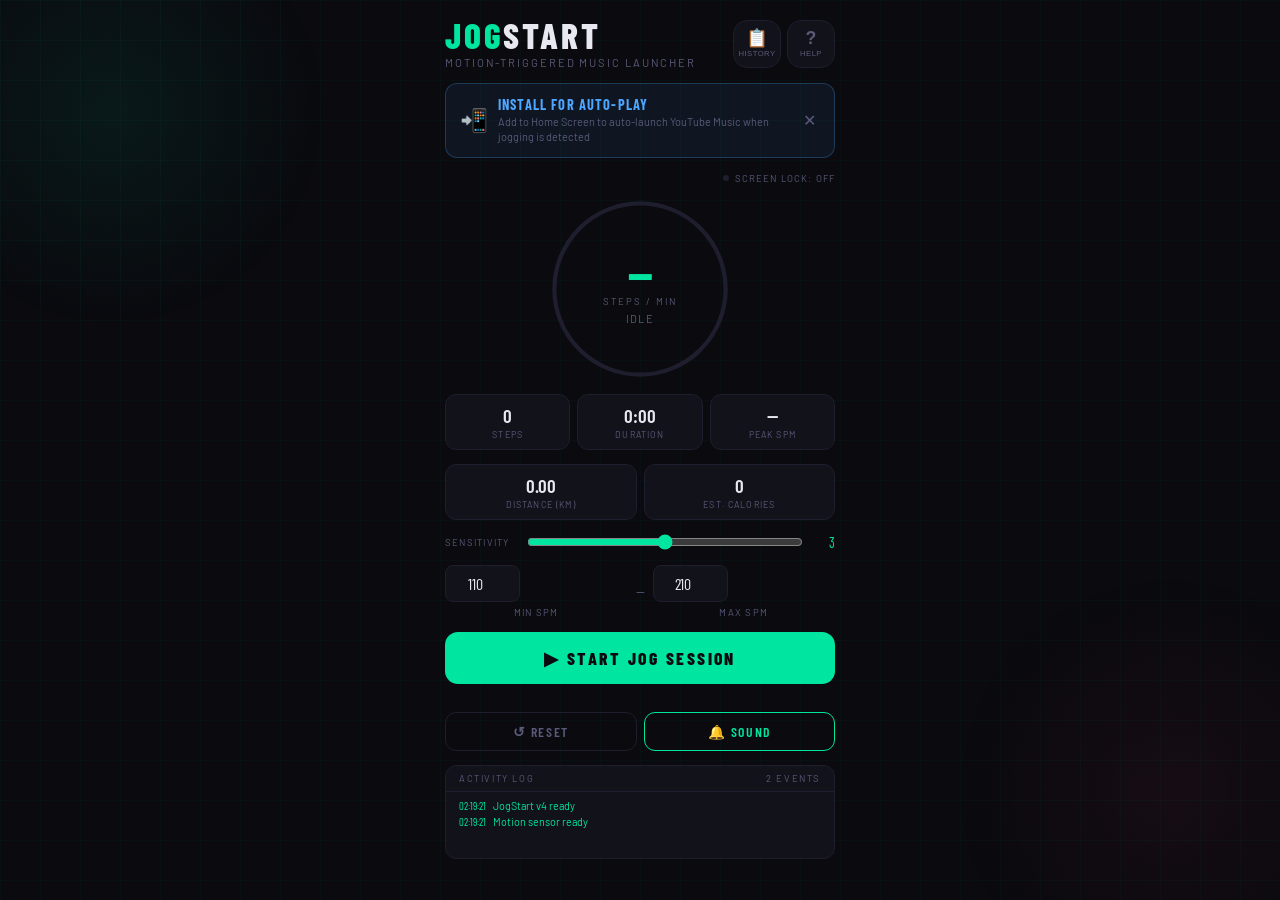
<file: index.html>
<!DOCTYPE html>
<html lang="en">
<head>
  <meta charset="UTF-8">
  <!--
    viewport-fit=cover is REQUIRED for env(safe-area-inset-*) to work.
    Without it, the browser clips content to a "safe" rectangle and the
    CSS variables return 0 — so the status bar overlap would persist.
  -->
  <meta name="viewport" content="width=device-width, initial-scale=1.0, user-scalable=no, viewport-fit=cover">
  <meta name="apple-mobile-web-app-capable" content="yes">
  <meta name="mobile-web-app-capable" content="yes">
  <meta name="apple-mobile-web-app-status-bar-style" content="black-translucent">
  <meta name="theme-color" content="#0a0a0f">
  <link rel="manifest" href="manifest.json">
  <title>JogStart</title>
  <link href="https://fonts.googleapis.com/css2?family=Barlow+Condensed:wght@300;400;600;800&family=Barlow:wght@300;400&display=swap" rel="stylesheet">
  <link rel="stylesheet" href="style.css">
</head>
<body>

<!-- Background decoration -->
<div class="glow t"></div>
<div class="glow b"></div>

<!-- ── Permission overlay (iOS 13+ only) ── -->
<div class="overlay" id="permOverlay">
  <div class="ov-icon">📱</div>
  <h2>Motion Access Needed</h2>
  <p>JogStart needs your accelerometer to detect jogging.<br>Tap below to grant permission (iOS 13+ only).</p>
  <button class="btn" id="permBtn" style="max-width:260px">Grant Permission</button>
  <p style="font-size:.68rem;color:var(--muted)">Android grants automatically — tap to continue.</p>
</div>

<!-- ── Help sheet ── -->
<div class="sheet" id="helpSheet">
  <div class="sh-hdr">
    <span class="sh-title">How to use</span>
    <button class="sh-close" id="closeHelp">✕</button>
  </div>

  <div class="hs">
    <h3>🚀 Quick Start</h3>
    <div class="hstep"><span class="hstep-n">1</span><span class="hstep-t">Open in Chrome. Tap <b>⋮ → Add to Home Screen</b> to install as a PWA — unlocks <b style="color:var(--accent)">full auto-play</b>.</span></div>
    <div class="hstep"><span class="hstep-n">2</span><span class="hstep-t">Relaunch from the home screen icon. The green <b>"Native app"</b> badge confirms auto-play is active.</span></div>
    <div class="hstep"><span class="hstep-n">3</span><span class="hstep-t">Tap <b>▶ Start Jog Session</b>. Screen stays on, timer starts, motion detection arms.</span></div>
    <div class="hstep"><span class="hstep-n">4</span><span class="hstep-t">Start running. Ring turns <b>green</b> at jog cadence. After ~4 seconds, a beep fires and YouTube Music starts automatically.</span></div>
    <div class="hstep"><span class="hstep-n">5</span><span class="hstep-t">Tap <b>■ Stop</b> when done. Session saves to history.</span></div>
  </div>

  <hr class="hdiv">

  <div class="hs">
    <h3>🎵 Auto-play: browser vs installed</h3>
    <p>In <b style="color:var(--text)">browser mode</b>, Chrome blocks auto-launching apps — tap the green banner. In <b style="color:var(--accent)">APK / installed PWA mode</b>, YouTube Music opens and starts playing automatically.</p>
  </div>

  <hr class="hdiv">

  <div class="hs">
    <h3>⚙️ Sensitivity</h3>
    <ul>
      <li><b style="color:var(--text)">1–2 Low:</b> Strong impact — loose in pocket</li>
      <li><b style="color:var(--text)">3 Medium:</b> Default — armband or hand</li>
      <li><b style="color:var(--text)">4–5 High:</b> Very sensitive — may false-trigger walking</li>
    </ul>
  </div>

  <hr class="hdiv">

  <div class="hs">
    <h3>💡 Tips</h3>
    <div class="tip"><p>Hold the phone or use an armband. Loose in a bag reduces accuracy.</p></div>
    <div class="tip"><p>Ring colour: <b style="color:var(--warn)">yellow</b> = walking · <b style="color:var(--accent)">green</b> = jogging · <b style="color:var(--accent2)">red</b> = sprinting</p></div>
    <div class="tip"><p>Set a custom cadence range if you run slower or faster than 110–210 spm.</p></div>
  </div>
</div>

<!-- ── History sheet ── -->
<div class="sheet" id="histSheet">
  <div class="sh-hdr">
    <span class="sh-title">Session History</span>
    <button class="sh-close" id="closeHist">✕</button>
  </div>
  <div id="histList"></div>
  <button class="hist-clear" id="clearHist">🗑 Clear All History</button>
</div>

<!-- ══════════════════════════════════════════════════════════
     MAIN APP
     ══════════════════════════════════════════════════════════ -->
<div class="wrap">

  <!-- Header -->
  <div class="hdr">
    <div class="hdr-left">
      <div class="logo">Jog<span>Start</span></div>
      <div class="tagline">Motion-triggered music launcher</div>
    </div>
    <div class="hdr-right">
      <button class="icon-btn" id="histBtn" title="Session history" aria-label="History">
        <span style="display:flex;flex-direction:column;align-items:center;gap:1px">
          <span style="font-size:1.1rem;line-height:1">📋</span>
          <span style="font-size:0.48rem;letter-spacing:.06em;text-transform:uppercase;color:var(--muted)">History</span>
        </span>
      </button>
      <button class="icon-btn" id="helpBtn" title="Help" aria-label="Help">
        <span style="display:flex;flex-direction:column;align-items:center;gap:1px">
          <span style="font-size:1.1rem;line-height:1;font-weight:700">?</span>
          <span style="font-size:0.48rem;letter-spacing:.06em;text-transform:uppercase;color:var(--muted)">Help</span>
        </span>
      </button>
    </div>
  </div>

  <!-- App/PWA mode badge -->
  <div class="pwa-badge" id="pwaBadge">
    <div class="pwa-dot"></div>
    <span>Running as app — auto-play enabled</span>
  </div>

  <!-- Install nudge (browser mode only) -->
  <div class="install-banner hidden" id="installBanner">
    <div class="install-banner-icon">📲</div>
    <div class="install-banner-text">
      <div class="install-banner-title">Install for auto-play</div>
      <div class="install-banner-sub">Add to Home Screen to auto-launch YouTube Music when jogging is detected</div>
    </div>
    <span class="install-banner-close" id="installClose">✕</span>
  </div>

  <!-- Wakelock indicator -->
  <div class="wl-row">
    <div class="wl-dot" id="wlDot"></div>
    <span id="wlLabel">Screen lock: off</span>
  </div>

  <!-- Cadence ring -->
  <div class="ring-wrap" id="ringWrap">
    <div class="pulse-ring"></div>
    <svg class="ring-svg" viewBox="0 0 170 170">
      <circle class="ring-bg" cx="85" cy="85" r="80"/>
      <circle class="ring-fill" id="ringFill" cx="85" cy="85" r="80"/>
    </svg>
    <div class="ring-inner">
      <div class="cval" id="cval">--</div>
      <div class="clbl">steps / min</div>
      <div class="stxt" id="stxt">Idle</div>
    </div>
  </div>

  <!-- Stats row 1 -->
  <div class="stats">
    <div class="sc"><div class="sv" id="stepCount">0</div><div class="sl">Steps</div></div>
    <div class="sc"><div class="sv" id="elapsed">0:00</div><div class="sl">Duration</div></div>
    <div class="sc"><div class="sv" id="peakSpm">--</div><div class="sl">Peak SPM</div></div>
  </div>

  <!-- Stats row 2 -->
  <div class="xstats">
    <div class="sc"><div class="sv" id="distVal">0.00</div><div class="sl">Distance (km)</div></div>
    <div class="sc"><div class="sv" id="calVal">0</div><div class="sl">Est. Calories</div></div>
  </div>

  <!-- Sensitivity -->
  <div class="srow">
    <span class="slbl">Sensitivity</span>
    <input type="range" id="sensSlider" min="1" max="5" value="3" step="1">
    <span class="sval" id="sensVal">3</span>
  </div>

  <!-- Cadence range -->
  <div style="width:100%">
    <div class="range-row">
      <div style="flex:1">
        <input type="number" class="range-inp" id="jogMin" value="110" min="60" max="200">
        <div class="range-lbl">Min SPM</div>
      </div>
      <span class="range-sep">—</span>
      <div style="flex:1">
        <input type="number" class="range-inp" id="jogMax" value="210" min="100" max="300">
        <div class="range-lbl">Max SPM</div>
      </div>
    </div>
  </div>

  <!-- Music query (APK mode only) -->
  <div style="width:100%;display:none" id="musicQueryRow">
    <input type="text" class="range-inp" id="musicQuery"
      placeholder="e.g. running music, energetic, hip hop…"
      style="width:100%;text-align:left;padding:8px 12px;font-size:0.82rem;letter-spacing:0">
    <div class="range-lbl" style="text-align:left;margin-top:4px">
      Music to play on jog detect (leave blank = last played)
    </div>
  </div>

  <!-- Main action button -->
  <button class="btn" id="mainBtn">▶ Start Jog Session</button>

  <!-- Music banner -->
  <button class="music-banner" id="musicBanner">
    🎵 Tap to Open YouTube Music
    <span class="msub" id="msub">Jogging detected — tap to play!</span>
  </button>

  <!-- Secondary actions -->
  <div class="brow">
    <button class="sbtn" id="resetBtn">↺ Reset</button>
    <button class="sbtn active-toggle" id="soundBtn">🔔 Sound</button>
  </div>

  <!-- Activity log -->
  <div class="log-wrap">
    <div class="log-hd"><span>Activity Log</span><span id="logCount">0 events</span></div>
    <div class="log-bd" id="logBd"></div>
  </div>

</div><!-- /wrap -->

<!-- Logic loaded last so DOM is ready -->
<script src="app.js"></script>

</body>
</html>
</file>
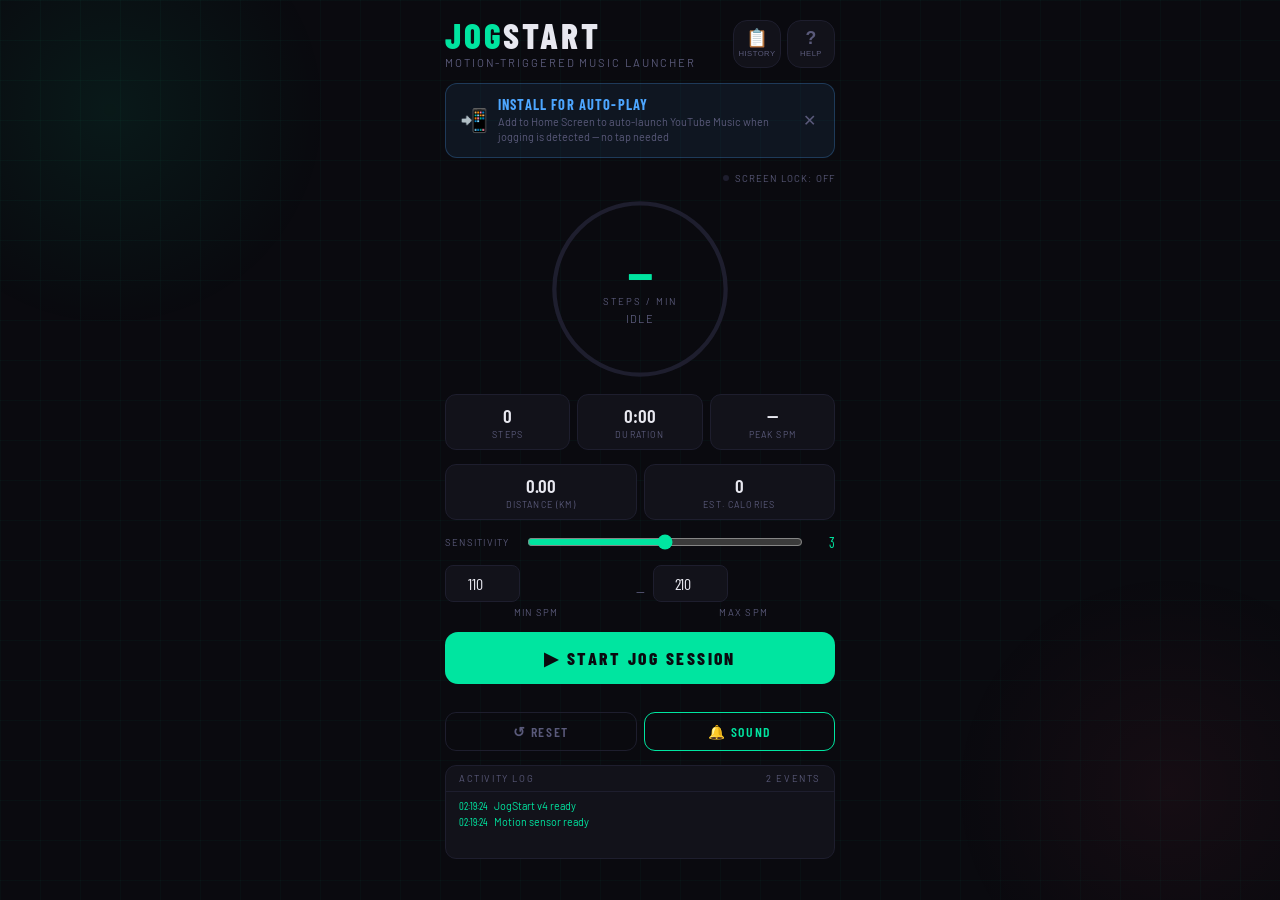
<file: jog-detector.html>
<!DOCTYPE html>
<html lang="en">
<head>
<meta charset="UTF-8">
<meta name="viewport" content="width=device-width, initial-scale=1.0, user-scalable=no">
<meta name="apple-mobile-web-app-capable" content="yes">
<meta name="mobile-web-app-capable" content="yes">
<meta name="apple-mobile-web-app-status-bar-style" content="black-translucent">
<meta name="theme-color" content="#0a0a0f">
<link rel="manifest" href="manifest.json">
<title>JogStart</title>
<link href="https://fonts.googleapis.com/css2?family=Barlow+Condensed:wght@300;400;600;800&family=Barlow:wght@300;400&display=swap" rel="stylesheet">
<style>
*,*::before,*::after{box-sizing:border-box;margin:0;padding:0}
:root{
  --bg:#0a0a0f;--surface:#12121a;--border:#1e1e2e;
  --accent:#00e5a0;--accent2:#ff4d6d;--text:#e8e8f0;
  --muted:#5a5a7a;--warn:#ffb830;--ytm:#1db954;--blue:#4da6ff;
}
html{height:100%}
body{
  min-height:100%;background:var(--bg);color:var(--text);
  font-family:'Barlow',sans-serif;
  display:flex;flex-direction:column;align-items:center;
  padding:18px 14px 36px;
  position:relative;overflow-x:hidden;overflow-y:auto;
  -webkit-tap-highlight-color:transparent;
}
body::before{
  content:'';position:fixed;inset:0;pointer-events:none;z-index:0;
  background-image:linear-gradient(rgba(0,229,160,0.03) 1px,transparent 1px),
    linear-gradient(90deg,rgba(0,229,160,0.03) 1px,transparent 1px);
  background-size:40px 40px;
}
.glow{position:fixed;width:440px;height:440px;border-radius:50%;pointer-events:none;z-index:0}
.glow.t{top:-110px;left:-110px;background:radial-gradient(circle,rgba(0,229,160,0.07) 0%,transparent 70%)}
.glow.b{bottom:-110px;right:-110px;background:radial-gradient(circle,rgba(255,77,109,0.05) 0%,transparent 70%)}

/* container */
.wrap{position:relative;z-index:1;width:100%;max-width:390px;display:flex;flex-direction:column;align-items:center;gap:14px}

/* header */
.hdr{width:100%;display:flex;align-items:flex-start;justify-content:space-between}
.hdr-left{}
.logo{font-family:'Barlow Condensed',sans-serif;font-weight:800;font-size:2.2rem;letter-spacing:.08em;text-transform:uppercase;color:var(--accent);line-height:1}
.logo span{color:var(--text)}
.tagline{font-size:.7rem;color:var(--muted);letter-spacing:.17em;text-transform:uppercase;margin-top:3px}
.hdr-right{display:flex;gap:6px;align-items:center;padding-top:2px}
/* 48×48 minimum touch target per Material guidelines */
.icon-btn{
  width:48px;height:48px;border-radius:14px;
  border:1px solid var(--border);background:var(--surface);color:var(--muted);
  font-size:1.1rem;cursor:pointer;display:flex;align-items:center;justify-content:center;
  transition:all .18s;touch-action:manipulation;flex-shrink:0;
  /* Extend tap area beyond visual boundary */
  -webkit-tap-highlight-color:transparent;
  position:relative;
}
.icon-btn:active{background:var(--border);color:var(--accent);border-color:var(--accent)}
.icon-btn:hover{border-color:var(--accent);color:var(--accent)}

/* wakelock row */
.wl-row{display:flex;align-items:center;gap:6px;align-self:flex-end;font-size:.6rem;letter-spacing:.12em;text-transform:uppercase;color:var(--muted)}
.wl-dot{width:6px;height:6px;border-radius:50%;background:var(--border);flex-shrink:0;transition:all .3s}
.wl-dot.on{background:var(--accent);box-shadow:0 0 5px var(--accent)}

/* standalone mode badge */
.pwa-badge{display:none;align-items:center;gap:6px;align-self:flex-start;
  background:rgba(0,229,160,0.1);border:1px solid rgba(0,229,160,0.25);
  border-radius:20px;padding:3px 10px;font-size:.6rem;letter-spacing:.12em;
  text-transform:uppercase;color:var(--accent)}
.pwa-badge.show{display:flex}
.pwa-dot{width:6px;height:6px;border-radius:50%;background:var(--accent);
  box-shadow:0 0 5px var(--accent)}

/* install banner — shown in browser mode only */
.install-banner{
  width:100%;padding:12px 14px;border-radius:12px;
  background:rgba(77,166,255,0.08);border:1px solid rgba(77,166,255,0.25);
  display:flex;align-items:center;gap:10px;cursor:pointer;
  touch-action:manipulation;transition:opacity .3s;
}
.install-banner.hidden{display:none}
.install-banner-icon{font-size:1.4rem;flex-shrink:0}
.install-banner-text{flex:1}
.install-banner-title{font-family:'Barlow Condensed',sans-serif;font-weight:700;
  font-size:.9rem;letter-spacing:.08em;text-transform:uppercase;color:var(--blue)}
.install-banner-sub{font-size:.68rem;color:var(--muted);margin-top:1px;line-height:1.4}
.install-banner-close{color:var(--muted);font-size:1rem;padding:4px;flex-shrink:0}

/* ring */
.ring-wrap{position:relative;width:182px;height:182px}
.ring-svg{width:100%;height:100%;transform:rotate(-90deg)}
.ring-bg{fill:none;stroke:var(--border);stroke-width:4}
.ring-fill{fill:none;stroke:var(--accent);stroke-width:4;stroke-linecap:round;stroke-dasharray:502;stroke-dashoffset:502;transition:stroke-dashoffset .4s ease,stroke .4s ease;filter:drop-shadow(0 0 6px var(--accent))}
.ring-inner{position:absolute;inset:0;display:flex;flex-direction:column;align-items:center;justify-content:center;gap:2px}
.cval{font-family:'Barlow Condensed',sans-serif;font-size:2.6rem;font-weight:800;line-height:1;color:var(--accent);transition:color .4s}
.clbl{font-size:.6rem;letter-spacing:.2em;text-transform:uppercase;color:var(--muted)}
.stxt{font-size:.68rem;letter-spacing:.1em;text-transform:uppercase;color:var(--muted);margin-top:3px}
@keyframes pr{0%{transform:scale(1);opacity:1}100%{transform:scale(1.25);opacity:0}}
.pulse-ring{position:absolute;inset:-8px;border-radius:50%;border:2px solid var(--accent);opacity:0;pointer-events:none}
.jog-active .pulse-ring{animation:pr 1.2s ease-out infinite}
@keyframes flash{0%{background:rgba(0,229,160,.11)}100%{background:transparent}}
.flash{animation:flash .18s ease}

/* stats */
.stats{display:grid;grid-template-columns:repeat(3,1fr);gap:7px;width:100%}
.sc{background:var(--surface);border:1px solid var(--border);border-radius:11px;padding:9px 5px;text-align:center}
.sv{font-family:'Barlow Condensed',sans-serif;font-weight:600;font-size:1.2rem;color:var(--text)}
.sl{font-size:.56rem;letter-spacing:.13em;text-transform:uppercase;color:var(--muted);margin-top:2px}

/* extended stats (dist + cal) */
.xstats{display:grid;grid-template-columns:1fr 1fr;gap:7px;width:100%}

/* slider */
.srow{width:100%;display:flex;align-items:center;gap:10px}
.slbl{font-size:.59rem;letter-spacing:.13em;text-transform:uppercase;color:var(--muted);white-space:nowrap;min-width:72px}
input[type=range]{flex:1;accent-color:var(--accent);cursor:pointer}
.sval{font-family:'Barlow Condensed',sans-serif;font-size:.88rem;color:var(--accent);min-width:22px;text-align:right}

/* main button */
.btn{width:100%;padding:15px;border-radius:13px;border:none;cursor:pointer;font-family:'Barlow Condensed',sans-serif;font-weight:800;font-size:1.1rem;letter-spacing:.14em;text-transform:uppercase;background:var(--accent);color:#0a0a0f;transition:all .18s;touch-action:manipulation}
.btn:active{transform:scale(.97)}
.btn.armed{background:var(--accent2);color:#fff}
.btn.jogging{background:transparent;color:var(--accent);border:2px solid var(--accent)}

/* music banner */
.music-banner{
  width:100%;border:none;cursor:pointer;
  font-family:'Barlow Condensed',sans-serif;font-weight:800;
  font-size:1.06rem;letter-spacing:.1em;text-transform:uppercase;text-align:center;
  background:linear-gradient(135deg,var(--ytm) 0%,var(--accent) 100%);
  color:#0a0a0f;border-radius:13px;touch-action:manipulation;
  /* always in layout flow — animate via max-height+padding, never display:none */
  max-height:0;overflow:hidden;padding:0 16px;opacity:0;pointer-events:none;
  transition:max-height .38s ease,padding .38s ease,opacity .38s ease;
}
.music-banner.show{max-height:90px;padding:14px 16px;opacity:1;pointer-events:auto}
.music-banner:active{filter:brightness(.9)}
.msub{display:block;font-size:.6rem;font-weight:400;opacity:.8;margin-top:3px;letter-spacing:.08em}

/* secondary btn row */
.brow{display:flex;gap:7px;width:100%}
.sbtn{flex:1;padding:10px 6px;border-radius:11px;border:1px solid var(--border);cursor:pointer;font-family:'Barlow Condensed',sans-serif;font-weight:600;font-size:.86rem;letter-spacing:.11em;text-transform:uppercase;background:transparent;color:var(--muted);transition:all .18s;touch-action:manipulation}
.sbtn:active{background:var(--surface);color:var(--text)}
.sbtn.active-toggle{border-color:var(--accent);color:var(--accent)}

/* log */
.log-wrap{width:100%;background:var(--surface);border:1px solid var(--border);border-radius:11px;overflow:hidden}
.log-hd{padding:7px 13px;font-size:.59rem;letter-spacing:.17em;text-transform:uppercase;color:var(--muted);border-bottom:1px solid var(--border);display:flex;justify-content:space-between}
.log-bd{padding:7px 13px;height:66px;overflow-y:auto;display:flex;flex-direction:column;gap:3px}
.le{font-size:.67rem;color:var(--muted);display:flex;gap:7px}
.le .ts{color:var(--accent);font-family:'Barlow Condensed',sans-serif;flex-shrink:0}
.le.ok .msg{color:var(--accent)}.le.warn .msg{color:var(--warn)}.le.err .msg{color:var(--accent2)}

/* overlays */
.overlay{position:fixed;inset:0;background:rgba(10,10,15,.97);z-index:200;display:flex;flex-direction:column;align-items:center;justify-content:center;padding:28px;gap:14px;text-align:center}
.overlay.hidden{display:none}
.ov-icon{font-size:2.6rem}
.overlay h2{font-family:'Barlow Condensed',sans-serif;font-weight:800;font-size:1.6rem}
.overlay p{color:var(--muted);font-size:.83rem;line-height:1.65}

/* sheet base (help + history) */
.sheet{position:fixed;inset:0;background:rgba(10,10,15,.98);z-index:300;display:flex;flex-direction:column;overflow-y:auto;padding:24px 18px 40px;transform:translateY(100%);transition:transform .32s cubic-bezier(.32,.72,0,1)}
.sheet.open{transform:translateY(0)}
.sh-hdr{display:flex;align-items:center;justify-content:space-between;margin-bottom:20px;flex-shrink:0}
.sh-title{font-family:'Barlow Condensed',sans-serif;font-weight:800;font-size:1.5rem;color:var(--accent);letter-spacing:.06em;text-transform:uppercase}
.sh-close{width:32px;height:32px;border-radius:50%;border:1px solid var(--border);background:var(--surface);color:var(--text);font-size:1rem;cursor:pointer;display:flex;align-items:center;justify-content:center;touch-action:manipulation}

/* help sections */
.hs{margin-bottom:20px}
.hs h3{font-family:'Barlow Condensed',sans-serif;font-weight:700;font-size:.95rem;letter-spacing:.1em;text-transform:uppercase;color:var(--warn);margin-bottom:8px}
.hs p,.hs li{font-size:.81rem;color:var(--muted);line-height:1.7}
.hs ul{padding-left:15px}
.hs li{margin-bottom:3px}
.hstep{display:flex;gap:11px;align-items:flex-start;padding:9px 11px;background:var(--surface);border:1px solid var(--border);border-radius:9px;margin-bottom:7px}
.hstep-n{font-family:'Barlow Condensed',sans-serif;font-weight:800;font-size:1.15rem;color:var(--accent);flex-shrink:0;min-width:18px}
.hstep-t{font-size:.8rem;color:var(--text);line-height:1.6}
.hstep-t b{color:var(--accent)}
.tip{background:rgba(255,184,48,.07);border:1px solid rgba(255,184,48,.22);border-radius:9px;padding:10px 12px;margin-bottom:7px}
.tip p{color:var(--warn);font-size:.78rem;line-height:1.6}
.hdiv{border:none;border-top:1px solid var(--border);margin:14px 0}

/* cadence range inputs */
.range-row{display:flex;gap:8px;width:100%;align-items:center}
.range-inp{flex:1;background:var(--surface);border:1px solid var(--border);border-radius:8px;padding:8px 10px;color:var(--text);font-family:'Barlow Condensed',sans-serif;font-size:1rem;text-align:center;outline:none;transition:border-color .18s}
.range-inp:focus{border-color:var(--accent)}
.range-sep{color:var(--muted);font-size:.8rem}
.range-lbl{font-size:.6rem;letter-spacing:.13em;text-transform:uppercase;color:var(--muted);margin-top:4px;text-align:center}

/* history list */
.hist-empty{color:var(--muted);font-size:.82rem;text-align:center;padding:24px 0}
.hist-item{background:var(--surface);border:1px solid var(--border);border-radius:11px;padding:12px 14px;margin-bottom:9px}
.hist-date{font-size:.62rem;letter-spacing:.13em;text-transform:uppercase;color:var(--muted);margin-bottom:6px}
.hist-grid{display:grid;grid-template-columns:repeat(3,1fr);gap:6px}
.hist-stat .sv{font-size:1.1rem}
.hist-badge{display:inline-block;margin-top:6px;padding:2px 8px;border-radius:20px;font-size:.62rem;font-weight:700;text-transform:uppercase;background:rgba(0,229,160,.12);color:var(--accent)}
.hist-clear{width:100%;padding:10px;border-radius:10px;border:1px solid var(--accent2);background:transparent;color:var(--accent2);font-family:'Barlow Condensed',sans-serif;font-weight:700;font-size:.88rem;letter-spacing:.12em;text-transform:uppercase;cursor:pointer;margin-top:8px;touch-action:manipulation}
</style>
</head>
<body>
<div class="glow t"></div><div class="glow b"></div>

<!-- Permission overlay -->
<div class="overlay" id="permOverlay">
  <div class="ov-icon">📱</div>
  <h2>Motion Access Needed</h2>
  <p>JogStart needs your accelerometer to detect jogging.<br>Tap below to grant permission (iOS 13+ only).</p>
  <button class="btn" id="permBtn" style="max-width:260px">Grant Permission</button>
  <p style="font-size:.68rem;color:var(--muted)">Android grants automatically — tap to continue.</p>
</div>

<!-- Help sheet -->
<div class="sheet" id="helpSheet">
  <div class="sh-hdr"><span class="sh-title">How to use</span><button class="sh-close" id="closeHelp">✕</button></div>
  <div class="hs"><h3>🚀 Quick Start</h3>
    <div class="hstep"><span class="hstep-n">1</span><span class="hstep-t">Open this page in Chrome. Tap <b>⋮ → Add to Home Screen</b> to install as a PWA — this unlocks <b style="color:var(--accent)">full auto-play</b> (music launches automatically, no tap needed).</span></div>
    <div class="hstep"><span class="hstep-n">2</span><span class="hstep-t"><b>Relaunch from the home screen icon.</b> The green <b>"Running as app"</b> badge confirms auto-play is active.</span></div>
    <div class="hstep"><span class="hstep-n">3</span><span class="hstep-t">Tap <b>▶ Start Jog Session</b>. Screen stays on (wakelock active), timer starts, motion detection arms.</span></div>
    <div class="hstep"><span class="hstep-n">4</span><span class="hstep-t">Start running. Ring turns <b>green</b> at jog cadence. After ~4 seconds sustained, a beep fires and YouTube Music opens automatically.</span></div>
    <div class="hstep"><span class="hstep-n">5</span><span class="hstep-t">Tap <b>■ Stop</b> when done. Session saves to history automatically.</span></div>
  </div>
  <hr class="hdiv">
  <div class="hs"><h3>🎵 Auto-play: browser vs installed</h3>
    <p>In <b style="color:var(--text)">browser mode</b>, Chrome blocks auto-launching apps — tap the green banner (one tap). In <b style="color:var(--accent)">installed PWA mode</b> (launched from home screen icon), Chrome grants autoplay permission and YouTube Music opens automatically the moment jogging is detected.</p>
  </div>
  <hr class="hdiv">
  <div class="hs"><h3>⚙️ Sensitivity</h3>
    <ul>
      <li><b style="color:var(--text)">1–2 Low:</b> Strong impact needed — loose in pocket</li>
      <li><b style="color:var(--text)">3 Medium:</b> Default — armband or hand</li>
      <li><b style="color:var(--text)">4–5 High:</b> Very sensitive — may false-trigger walking</li>
    </ul>
  </div>
  <hr class="hdiv">
  <div class="hs"><h3>💡 Tips</h3>
    <div class="tip"><p>Hold the phone or use an armband. Loose in a bag reduces step detection accuracy.</p></div>
    <div class="tip"><p>Ring colour: <b style="color:var(--warn)">yellow</b> = walking · <b style="color:var(--accent)">green</b> = jogging · <b style="color:var(--accent2)">red</b> = sprinting</p></div>
    <div class="tip"><p>Set a custom cadence range in the main screen if you run slower or faster than the default 110–210 spm.</p></div>
  </div>
</div>

<!-- History sheet -->
<div class="sheet" id="histSheet">
  <div class="sh-hdr"><span class="sh-title">Session History</span><button class="sh-close" id="closeHist">✕</button></div>
  <div id="histList"></div>
  <button class="hist-clear" id="clearHist">🗑 Clear All History</button>
</div>

<!-- Main app -->
<div class="wrap">

  <div class="hdr">
    <div class="hdr-left">
      <div class="logo">Jog<span>Start</span></div>
      <div class="tagline">Motion-triggered music launcher</div>
    </div>
    <div class="hdr-right">
      <button class="icon-btn" id="histBtn" title="Session history" aria-label="History">
        <span style="display:flex;flex-direction:column;align-items:center;gap:1px">
          <span style="font-size:1.1rem;line-height:1">📋</span>
          <span style="font-size:0.48rem;letter-spacing:.06em;text-transform:uppercase;color:var(--muted)">History</span>
        </span>
      </button>
      <button class="icon-btn" id="helpBtn" title="Help" aria-label="Help">
        <span style="display:flex;flex-direction:column;align-items:center;gap:1px">
          <span style="font-size:1.1rem;line-height:1;font-weight:700">?</span>
          <span style="font-size:0.48rem;letter-spacing:.06em;text-transform:uppercase;color:var(--muted)">Help</span>
        </span>
      </button>
    </div>
  </div>

  <!-- PWA standalone badge (shown when running as installed app) -->
  <div class="pwa-badge" id="pwaBadge">
    <div class="pwa-dot"></div>
    <span>Running as app — auto-play enabled</span>
  </div>

  <!-- Install banner (shown in browser mode only) -->
  <div class="install-banner" id="installBanner">
    <div class="install-banner-icon">📲</div>
    <div class="install-banner-text">
      <div class="install-banner-title">Install for auto-play</div>
      <div class="install-banner-sub">Add to Home Screen to auto-launch YouTube Music when jogging is detected — no tap needed</div>
    </div>
    <span class="install-banner-close" id="installClose">✕</span>
  </div>

  <!-- Wakelock indicator -->
  <div class="wl-row">
    <div class="wl-dot" id="wlDot"></div>
    <span id="wlLabel">Screen lock: off</span>
  </div>

  <!-- Cadence ring -->
  <div class="ring-wrap" id="ringWrap">
    <div class="pulse-ring"></div>
    <svg class="ring-svg" viewBox="0 0 170 170">
      <circle class="ring-bg" cx="85" cy="85" r="80"/>
      <circle class="ring-fill" id="ringFill" cx="85" cy="85" r="80"/>
    </svg>
    <div class="ring-inner">
      <div class="cval" id="cval">--</div>
      <div class="clbl">steps / min</div>
      <div class="stxt" id="stxt">Idle</div>
    </div>
  </div>

  <!-- Stats row 1 -->
  <div class="stats">
    <div class="sc"><div class="sv" id="stepCount">0</div><div class="sl">Steps</div></div>
    <div class="sc"><div class="sv" id="elapsed">0:00</div><div class="sl">Duration</div></div>
    <div class="sc"><div class="sv" id="peakSpm">--</div><div class="sl">Peak SPM</div></div>
  </div>

  <!-- Stats row 2: distance + calories -->
  <div class="xstats">
    <div class="sc"><div class="sv" id="distVal">0.00</div><div class="sl">Distance (km)</div></div>
    <div class="sc"><div class="sv" id="calVal">0</div><div class="sl">Est. Calories</div></div>
  </div>

  <!-- Sensitivity slider -->
  <div class="srow">
    <span class="slbl">Sensitivity</span>
    <input type="range" id="sensSlider" min="1" max="5" value="3" step="1">
    <span class="sval" id="sensVal">3</span>
  </div>

  <!-- Cadence range config -->
  <div style="width:100%">
    <div class="range-row">
      <div style="flex:1">
        <input type="number" class="range-inp" id="jogMin" value="110" min="60" max="200">
        <div class="range-lbl">Min SPM</div>
      </div>
      <span class="range-sep">—</span>
      <div style="flex:1">
        <input type="number" class="range-inp" id="jogMax" value="210" min="100" max="300">
        <div class="range-lbl">Max SPM</div>
      </div>
    </div>
  </div>

  <!-- Music search query (APK mode only — passed to MEDIA_PLAY_FROM_SEARCH) -->
  <div style="width:100%" id="musicQueryRow">
    <input type="text" class="range-inp" id="musicQuery"
      placeholder="e.g. running music, energetic, hip hop…"
      style="width:100%;text-align:left;padding:8px 12px;font-size:0.82rem;letter-spacing:0">
    <div class="range-lbl" style="text-align:left;margin-top:4px">
      Music to play on jog detect (leave blank = last played)
    </div>
  </div>

  <!-- Main action button -->
  <button class="btn" id="mainBtn">▶ Start Jog Session</button>

  <!-- Music banner: always in DOM flow, animated via max-height/padding -->
  <button class="music-banner" id="musicBanner">
    🎵 Tap to Open YouTube Music
    <span class="msub" id="msub">Jogging detected — tap to play!</span>
  </button>

  <!-- Secondary buttons -->
  <div class="brow">
    <button class="sbtn" id="resetBtn">↺ Reset</button>
    <button class="sbtn active-toggle" id="soundBtn">🔔 Sound</button>
  </div>

  <!-- Activity log -->
  <div class="log-wrap">
    <div class="log-hd"><span>Activity Log</span><span id="logCount">0 events</span></div>
    <div class="log-bd" id="logBd"></div>
  </div>

</div><!-- /wrap -->

<script>
// ═══════════════════════════════════════════════════
//  CONSTANTS & STATE
// ═══════════════════════════════════════════════════
const S = {IDLE:'idle',ARMED:'armed',JOGGING:'jogging'};
let state = S.IDLE;
let steps=0, cadence=0, peakCadence=0;
let startTime=null, elapsedTimer=null;
let cadenceWindow=[], lastAcc={x:0,y:0,z:0}, lastPeakTime=0;
let jogCount=0, bannerShown=false;
let sensitivity=3, logN=0, soundOn=true;
let wlSentinel=null, audioCtx=null;

// Sustained jog confirmation: need cadence in range for SUSTAIN_MS ms
const SUSTAIN_MS = 4000; // 4 seconds (was 4 peaks — now time-based)
let jogStartTime = 0; // when cadence first entered jog range

const PEAK_WINDOW_MS = 2000;
// stride length estimate: ~0.78m at 160spm for average adult
const STRIDE_M = 0.78;
// MET for jogging ~8km/h: 8.0; calories = MET * weight_kg * hours
const MET = 8.0, WEIGHT_KG = 70; // user can edit in future

// ═══════════════════════════════════════════════════
//  DOM
// ═══════════════════════════════════════════════════
const $=id=>document.getElementById(id);
const permOverlay=$('permOverlay'),permBtn=$('permBtn');
const mainBtn=$('mainBtn'),musicBanner=$('musicBanner'),msub=$('msub');
const resetBtn=$('resetBtn'),soundBtn=$('soundBtn');
const helpBtn=$('helpBtn'),histBtn=$('histBtn');
const helpSheet=$('helpSheet'),histSheet=$('histSheet');
const closeHelp=$('closeHelp'),closeHist=$('closeHist'),clearHist=$('clearHist');
const cvalEl=$('cval'),stxtEl=$('stxt');
const ringFill=$('ringFill'),ringWrap=$('ringWrap');
const stepCountEl=$('stepCount'),elapsedEl=$('elapsed'),peakSpmEl=$('peakSpm');
const distValEl=$('distVal'),calValEl=$('calVal');
const logBd=$('logBd'),logCountEl=$('logCount');
const sensSlider=$('sensSlider'),sensValEl=$('sensVal');
const jogMinEl=$('jogMin'),jogMaxEl=$('jogMax');
const musicQueryEl=$('musicQuery'),musicQueryRow=$('musicQueryRow');
const wlDot=$('wlDot'),wlLabel=$('wlLabel');
const histList=$('histList');
const pwaBadge=$('pwaBadge'),installBanner=$('installBanner'),installClose=$('installClose');

// ── Runtime environment detection ─────────────────────────
// IS_APK: true when running inside our native WebView wrapper.
// We detect this via the custom User-Agent suffix added in MainActivity.kt:
//   userAgentString = defaultUA + " JogStartApp/1.0"
// This is 100% reliable — display-mode and window.Android both have
// timing/context issues; UA is set before any JS runs.
const IS_APK = navigator.userAgent.includes('JogStartApp/');

// IS_STANDALONE: true when launched as an installed PWA from home screen.
// Only meaningful in the non-APK browser path.
const IS_STANDALONE = !IS_APK && (
  window.matchMedia('(display-mode: standalone)').matches ||
  window.navigator.standalone === true
);

let deferredInstallPrompt = null;

function getJogMin(){return parseInt(jogMinEl.value)||110}
function getJogMax(){return parseInt(jogMaxEl.value)||210}

// ═══════════════════════════════════════════════════
//  LOGGING
// ═══════════════════════════════════════════════════
function log(msg,type='info'){
  const now=new Date();
  const ts=[now.getHours(),now.getMinutes(),now.getSeconds()].map(n=>String(n).padStart(2,'0')).join(':');
  const el=document.createElement('div');
  el.className='le '+type;
  el.innerHTML=`<span class="ts">${ts}</span><span class="msg">${msg}</span>`;
  logBd.prepend(el);
  logCountEl.textContent=(++logN)+' events';
}

// ═══════════════════════════════════════════════════
//  AUDIO
// ═══════════════════════════════════════════════════
function initAudio(){
  if(!audioCtx) try{audioCtx=new(window.AudioContext||window.webkitAudioContext)()}catch(e){}
}
function beep(freq=880,dur=0.17,vol=0.35){
  if(!soundOn||!audioCtx)return;
  try{
    const o=audioCtx.createOscillator(),g=audioCtx.createGain();
    o.connect(g);g.connect(audioCtx.destination);
    o.type='sine';o.frequency.setValueAtTime(freq,audioCtx.currentTime);
    g.gain.setValueAtTime(vol,audioCtx.currentTime);
    g.gain.exponentialRampToValueAtTime(0.001,audioCtx.currentTime+dur);
    o.start();o.stop(audioCtx.currentTime+dur);
  }catch(e){}
}
function playJogFanfare(){
  [0,180,360].forEach((ms,i)=>setTimeout(()=>beep([660,770,880][i],0.15,0.4),ms));
}

// ═══════════════════════════════════════════════════
//  SCREEN WAKELOCK
//
//  Root cause of "permission request failed":
//  Any await before navigator.wakeLock.request() — including
//  AudioContext creation, overlay repaints, or even other
//  awaits — consumes Chrome's user-gesture token. Once the
//  token is gone, wakeLock throws immediately.
//
//  Fix: call wakeLock.request() SYNCHRONOUSLY (no await before it),
//  then handle the promise with .then()/.catch() so it resolves
//  in the background without blocking the gesture path.
//  A 500ms retry covers cases where the page briefly loses focus
//  during the tap (e.g. soft-keyboard dismiss, overlay paint).
// ═══════════════════════════════════════════════════
function onWakelockGranted(sentinel){
  wlSentinel=sentinel;
  wlDot.classList.add('on');
  wlLabel.textContent='Screen lock: on';
  sentinel.addEventListener('release',()=>{
    wlDot.classList.remove('on');
    wlLabel.textContent='Screen lock: off';
    wlSentinel=null;
  });
  log('Screen wakelock ON','ok');
}

function acquireWakelock(){
  if(!('wakeLock' in navigator)){
    log('Wakelock not supported','warn');
    return;
  }
  if(wlSentinel) return; // already held
  // Fire synchronously — NO await here, that's the key
  navigator.wakeLock.request('screen')
    .then(onWakelockGranted)
    .catch(e=>{
      // First attempt failed (focus race) — retry once after 500ms
      // By then the page is guaranteed visible and painted
      log('Wakelock: retrying in 500ms ('+e.message+')','warn');
      setTimeout(()=>{
        if(state===S.IDLE||wlSentinel) return; // session already stopped
        navigator.wakeLock.request('screen')
          .then(onWakelockGranted)
          .catch(e2=>log('Wakelock unavailable: '+e2.message,'warn'));
      },500);
    });
}

function releaseWakelock(){
  if(wlSentinel){
    wlSentinel.release().catch(()=>{});
    wlSentinel=null;
  }
}

// ═══════════════════════════════════════════════════
//  PERMISSION
// ═══════════════════════════════════════════════════
function checkPermission(){
  if(typeof DeviceMotionEvent!=='undefined'&&typeof DeviceMotionEvent.requestPermission==='function'){
    permOverlay.classList.remove('hidden');
  }else{
    permOverlay.classList.add('hidden');
    log('Motion sensor ready','ok');
  }
}
permBtn.addEventListener('click',async()=>{
  initAudio();
  try{
    const r=await DeviceMotionEvent.requestPermission();
    permOverlay.classList.add('hidden');
    log(r==='granted'?'Permission granted':'Permission denied',r==='granted'?'ok':'err');
    if(r!=='granted'){permBtn.textContent='Denied';permBtn.disabled=true;}
  }catch{
    permOverlay.classList.add('hidden');
    log('Motion sensor ready','ok');
  }
});

// ═══════════════════════════════════════════════════
//  MOTION
// ═══════════════════════════════════════════════════
function getThreshold(){return[2.5,2.0,1.4,1.0,0.8][sensitivity-1]}

function onMotion(e){
  if(state!==S.ARMED&&state!==S.JOGGING)return;
  const acc=e.accelerationIncludingGravity||e.acceleration;
  if(!acc||acc.x==null||acc.y==null||acc.z==null)return;
  const dx=acc.x-lastAcc.x,dy=acc.y-lastAcc.y,dz=acc.z-lastAcc.z;
  lastAcc={x:acc.x,y:acc.y,z:acc.z};
  const mag=Math.sqrt(dx*dx+dy*dy+dz*dz);
  const now=Date.now();
  if(mag>getThreshold()&&now-lastPeakTime>250){
    lastPeakTime=now;
    stepCountEl.textContent=++steps;
    // Distance: steps * stride_length
    distValEl.textContent=(steps*STRIDE_M/1000).toFixed(2);
    // Calories: MET * weight * elapsed hours
    const hrs=startTime?(Date.now()-startTime)/3600000:0;
    calValEl.textContent=Math.round(MET*WEIGHT_KG*hrs);

    ringWrap.classList.add('flash');
    setTimeout(()=>ringWrap.classList.remove('flash'),180);

    cadenceWindow.push(now);
    cadenceWindow=cadenceWindow.filter(t=>now-t<PEAK_WINDOW_MS);

    if(cadenceWindow.length>=2){
      const dur=cadenceWindow.at(-1)-cadenceWindow[0];
      if(dur===0)return;
      cadence=Math.round((cadenceWindow.length-1)/dur*60000);
      updateRing();

      const JOG_MIN=getJogMin(),JOG_MAX=getJogMax();
      if(cadence>=JOG_MIN&&cadence<=JOG_MAX){
        // Sustained detection: mark when we first entered jog range
        if(jogStartTime===0)jogStartTime=now;
        // Confirm jog after SUSTAIN_MS of continuous jog-range cadence
        if(state===S.ARMED&&now-jogStartTime>=SUSTAIN_MS){
          transitionToJogging();
        }
      }else{
        jogStartTime=0; // reset if cadence leaves range
      }
    }
  }
}

// ═══════════════════════════════════════════════════
//  RING UI
// ═══════════════════════════════════════════════════
function updateRing(){
  const JOG_MIN=getJogMin(),JOG_MAX=getJogMax();
  cvalEl.textContent=cadence>0?cadence:'--';
  if(cadence>peakCadence&&cadence<300)peakSpmEl.textContent=peakCadence=cadence;
  const pct=Math.min(Math.max((cadence-60)/140,0),1);
  ringFill.style.strokeDashoffset=2*Math.PI*80*(1-pct);
  const col=cadence>=JOG_MIN&&cadence<=JOG_MAX?'var(--accent)':cadence>0&&cadence<JOG_MIN?'var(--warn)':'var(--accent2)';
  ringFill.style.stroke=cvalEl.style.color=col;
}

// ═══════════════════════════════════════════════════
//  SESSION HISTORY  (localStorage)
// ═══════════════════════════════════════════════════
function saveSession(){
  const dur=startTime?Math.floor((Date.now()-startTime)/1000):0;
  if(dur<10||steps<20)return; // skip trivially short sessions
  const session={
    date:new Date().toISOString(),
    steps,
    duration:dur,
    peakCadence,
    distance:parseFloat((steps*STRIDE_M/1000).toFixed(2)),
    calories:Math.round(MET*WEIGHT_KG*(dur/3600))
  };
  try{
    const hist=JSON.parse(localStorage.getItem('jogstart_hist')||'[]');
    hist.unshift(session);
    if(hist.length>50)hist.length=50;
    localStorage.setItem('jogstart_hist',JSON.stringify(hist));
    log('Session saved to history','ok');
  }catch(e){log('Could not save history','warn');}
}

function renderHistory(){
  let hist=[];
  try{hist=JSON.parse(localStorage.getItem('jogstart_hist')||'[]')}catch(e){}
  if(hist.length===0){
    histList.innerHTML='<div class="hist-empty">No sessions yet.<br>Complete a jog to see your history here.</div>';
    return;
  }
  histList.innerHTML=hist.map(s=>{
    const d=new Date(s.date);
    const dateStr=d.toLocaleDateString(undefined,{weekday:'short',month:'short',day:'numeric'});
    const timeStr=d.toLocaleTimeString(undefined,{hour:'2-digit',minute:'2-digit'});
    const durMin=Math.floor(s.duration/60),durSec=s.duration%60;
    return `<div class="hist-item">
      <div class="hist-date">${dateStr} · ${timeStr}</div>
      <div class="hist-grid">
        <div class="sc hist-stat"><div class="sv">${s.steps.toLocaleString()}</div><div class="sl">Steps</div></div>
        <div class="sc hist-stat"><div class="sv">${durMin}:${String(durSec).padStart(2,'0')}</div><div class="sl">Duration</div></div>
        <div class="sc hist-stat"><div class="sv">${s.peakCadence||'--'}</div><div class="sl">Peak SPM</div></div>
        <div class="sc hist-stat"><div class="sv">${s.distance}</div><div class="sl">km</div></div>
        <div class="sc hist-stat"><div class="sv">${s.calories}</div><div class="sl">Cal</div></div>
      </div>
    </div>`;
  }).join('');
}

clearHist.addEventListener('click',()=>{
  if(!confirm('Clear all session history?'))return;
  localStorage.removeItem('jogstart_hist');
  renderHistory();
  log('History cleared','warn');
});

// ═══════════════════════════════════════════════════
//  STATE TRANSITIONS
// ═══════════════════════════════════════════════════
function resetUI(){
  steps=cadence=peakCadence=jogCount=jogStartTime=0;
  bannerShown=false;
  cadenceWindow=[];lastAcc={x:0,y:0,z:0};lastPeakTime=0;
  stepCountEl.textContent='0';peakSpmEl.textContent='--';
  elapsedEl.textContent='0:00';
  distValEl.textContent='0.00';calValEl.textContent='0';
  cvalEl.textContent='--';cvalEl.style.color='var(--accent)';
  ringFill.style.strokeDashoffset=2*Math.PI*80;ringFill.style.stroke='var(--accent)';
  musicBanner.classList.remove('show');
  musicBanner.style.opacity='';
  msub.textContent='Jogging detected — tap to play!';
}

// ── START / STOP — fully synchronous, no async/await ──
mainBtn.addEventListener('click',()=>{
  initAudio();
  if(state===S.IDLE){
    // acquireWakelock() fires .request() synchronously then handles
    // the promise with .then/.catch — no await, gesture token intact
    acquireWakelock();
    state=S.ARMED;
    resetUI();
    stxtEl.textContent='Waiting for jog…';
    mainBtn.textContent='■ Stop Session';
    mainBtn.className='btn armed';
    startTime=Date.now();
    clearInterval(elapsedTimer);
    elapsedTimer=setInterval(()=>{
      const s=Math.floor((Date.now()-startTime)/1000);
      elapsedEl.textContent=Math.floor(s/60)+':'+String(s%60).padStart(2,'0');
      calValEl.textContent=Math.round(MET*WEIGHT_KG*(s/3600));
    },1000);
    window.addEventListener('devicemotion',onMotion);
    log('Session armed — start running!','ok');
  }else{
    saveSession();
    window.removeEventListener('devicemotion',onMotion);
    clearInterval(elapsedTimer);
    ringWrap.classList.remove('jog-active');
    releaseWakelock();
    state=S.IDLE;
    stxtEl.textContent='Session ended';
    mainBtn.textContent='▶ Start Jog Session';
    mainBtn.className='btn';
    log('Ended — '+steps+' steps in '+elapsedEl.textContent,'ok');
  }
});

function transitionToJogging(){
  state=S.JOGGING;
  ringWrap.classList.add('jog-active');
  stxtEl.textContent='Jogging!';
  mainBtn.className='btn jogging';
  log('Jog confirmed at '+cadence+' spm','ok');
  playJogFanfare();

  if(!bannerShown){
    bannerShown=true;
    requestAnimationFrame(()=>requestAnimationFrame(()=>musicBanner.classList.add('show')));

    if(IS_APK || IS_STANDALONE){
      setTimeout(()=>{
        if(IS_APK){
          // Poll for window.Android up to 10 × 100ms = 1s
          // Bridge is always injected before loadUrl() but JS may run
          // before the binding is fully visible — polling is the safe fix.
          let attempts = 0;
          const tryBridge = () => {
            if(window.Android && typeof window.Android.launchYouTubeMusic === 'function'){
              try{
                const query = musicQueryEl ? musicQueryEl.value.trim() : '';
                window.Android.launchYouTubeMusic(query);
                const msg = query ? `▶ Playing "${query}" in YouTube Music` : '▶ YouTube Music auto-play started';
                log(msg,'ok');
                musicBanner.style.opacity='0.5';
                msub.textContent='Playing now — enjoy your run! 🎶';
              }catch(e){
                log('Bridge error: '+e.message,'warn');
                _launchViaIntentUri();
              }
            }else if(++attempts < 10){
              setTimeout(tryBridge, 100);
            }else{
              log('Bridge timeout — trying intent URI','warn');
              _launchViaIntentUri();
            }
          };
          tryBridge();
        }else{
          // PWA standalone — intent URI (works from gesture context but not timer;
          // best effort here, user can also tap the banner)
          _launchViaIntentUri();
        }
      }, 400); // wait for fanfare beep to finish
    }else{
      log('Tap the green banner to open YouTube Music','warn');
    }
  }
}

// Reset button — synchronous, no async needed
resetBtn.addEventListener('click',()=>{
  initAudio();
  window.removeEventListener('devicemotion',onMotion);
  clearInterval(elapsedTimer);
  ringWrap.classList.remove('jog-active');
  releaseWakelock();
  state=S.IDLE;
  resetUI();
  stxtEl.textContent='Idle';
  mainBtn.textContent='▶ Start Jog Session';
  mainBtn.className='btn';
  log('Reset','warn');
});

// ═══════════════════════════════════════════════════
//  INTENT URI HELPER
//  Used as fallback when Android bridge unavailable.
//  Works from a user tap (gesture present).
//  In standalone PWA from setTimeout it may open web —
//  the native APK bridge is the definitive fix for that.
// ═══════════════════════════════════════════════════
function _launchViaIntentUri(){
  const fallback = encodeURIComponent('https://music.youtube.com/');
  location.href =
    'intent://music.youtube.com/#Intent;' +
    'scheme=https;' +
    'package=com.google.android.apps.youtube.music;' +
    'S.browser_fallback_url=' + fallback + ';' +
    'end';
  log('▶ Launching via intent URI','warn');
  musicBanner.style.opacity='0.5';
  msub.textContent='Launching… enjoy your run! 🎶';
}

// ═══════════════════════════════════════════════════
//  MUSIC BANNER TAP
// ═══════════════════════════════════════════════════
musicBanner.addEventListener('click',()=>{
  if(IS_APK && window.Android){
    try{
      window.Android.launchYouTubeMusic();
      log('YouTube Music launched via native bridge','ok');
    }catch(e){ _launchViaIntentUri(); }
  }else{
    _launchViaIntentUri();
  }
  musicBanner.style.opacity='0.5';
  msub.textContent='Opened — enjoy your run! 🎶';
});

// ═══════════════════════════════════════════════════
//  CONTROLS
// ═══════════════════════════════════════════════════
soundBtn.addEventListener('click',()=>{
  initAudio();
  soundOn=!soundOn;
  soundBtn.textContent=soundOn?'🔔 Sound':'🔕 Muted';
  soundBtn.classList.toggle('active-toggle',soundOn);
  if(soundOn)beep(660,0.1,0.3);
  log('Sound '+(soundOn?'on':'off'),'info');
});

sensSlider.addEventListener('input',()=>{
  sensitivity=parseInt(sensSlider.value);
  sensValEl.textContent=sensitivity;
  log('Sensitivity: '+['Low','Med-Low','Medium','Med-High','High'][sensitivity-1],'info');
});

jogMinEl.addEventListener('change',()=>log('Jog min: '+getJogMin()+' spm','info'));
jogMaxEl.addEventListener('change',()=>log('Jog max: '+getJogMax()+' spm','info'));

helpBtn.addEventListener('click',()=>helpSheet.classList.add('open'));
closeHelp.addEventListener('click',()=>helpSheet.classList.remove('open'));
histBtn.addEventListener('click',()=>{renderHistory();histSheet.classList.add('open');});
closeHist.addEventListener('click',()=>histSheet.classList.remove('open'));

// Swipe-down to close sheets
[helpSheet,histSheet].forEach(sheet=>{
  let ty=0;
  sheet.addEventListener('touchstart',e=>{ty=e.touches[0].clientY},{passive:true});
  sheet.addEventListener('touchend',e=>{if(e.changedTouches[0].clientY-ty>60)sheet.classList.remove('open')},{passive:true});
});

// Re-acquire wakelock when page becomes visible again (e.g. after app switch)
// visibilitychange IS allowed to call wakeLock.request() without a gesture
document.addEventListener('visibilitychange',()=>{
  if(document.visibilityState==='visible'&&state!==S.IDLE&&!wlSentinel){
    navigator.wakeLock&&navigator.wakeLock.request('screen')
      .then(onWakelockGranted)
      .catch(()=>{});
  }
});

// ═══════════════════════════════════════════════════
//  PWA INSTALL BANNER
// ═══════════════════════════════════════════════════
// Capture the install prompt so we can show it on demand
window.addEventListener('beforeinstallprompt', e => {
  e.preventDefault();
  deferredInstallPrompt = e;
});

installBanner.addEventListener('click', async e => {
  if(e.target === installClose){ installBanner.classList.add('hidden'); return; }
  if(deferredInstallPrompt){
    deferredInstallPrompt.prompt();
    const {outcome} = await deferredInstallPrompt.userChoice;
    if(outcome==='accepted') log('PWA installed — relaunch from home screen for auto-play','ok');
    deferredInstallPrompt=null;
    installBanner.classList.add('hidden');
  }else{
    // Fallback: guide user manually
    log('Tap browser menu → Add to Home Screen','warn');
    installBanner.querySelector('.install-banner-sub').textContent =
      'Tap ⋮ menu → "Add to Home Screen", then relaunch from your home screen';
  }
});

// ═══════════════════════════════════════════════════
//  INIT
// ═══════════════════════════════════════════════════
checkPermission();

if(IS_APK){
  // ── Native APK (WebView wrapper) ──────────────────────────
  pwaBadge.classList.add('show');
  pwaBadge.querySelector('span').textContent = 'Native app — auto-play enabled';
  installBanner.classList.add('hidden');
  if(musicQueryRow) musicQueryRow.style.display='block';
  initAudio(); // AudioContext allowed immediately in WebView
  log('JogStart APK mode — native bridge active','ok');
}else if(IS_STANDALONE){
  // ── Installed PWA from home screen ────────────────────────
  pwaBadge.classList.add('show');
  installBanner.classList.add('hidden');
  if(musicQueryRow) musicQueryRow.style.display='none';
  initAudio();
  log('PWA standalone mode — intent URI active','ok');
}else{
  // ── Plain browser ──────────────────────────────────────────
  if(musicQueryRow) musicQueryRow.style.display='none';
  if(!localStorage.getItem('installDismissed')){
    installBanner.classList.remove('hidden');
  }
  installClose.addEventListener('click',()=>{
    installBanner.classList.add('hidden');
    localStorage.setItem('installDismissed','1');
  });
}

log('JogStart v4 ready'+(IS_APK?' [APK]':IS_STANDALONE?' [PWA]':''),'ok');
</script>
</body>
</html>
</file>
<file: style.css>
/* ── Reset ── */
*,*::before,*::after{box-sizing:border-box;margin:0;padding:0}

/* ── Design tokens ── */
:root{
  --bg:#0a0a0f;
  --surface:#12121a;
  --border:#1e1e2e;
  --accent:#00e5a0;
  --accent2:#ff4d6d;
  --text:#e8e8f0;
  --muted:#5a5a7a;
  --warn:#ffb830;
  --ytm:#1db954;
  --blue:#4da6ff;

  /* Safe area insets — filled by the browser/WebView with real values.
     On Android with a status bar, --sat will be the status bar height (e.g. 28-36px).
     This prevents content from being covered by the system status bar. */
  --sat: env(safe-area-inset-top, 0px);
  --sar: env(safe-area-inset-right, 0px);
  --sab: env(safe-area-inset-bottom, 0px);
  --sal: env(safe-area-inset-left, 0px);
}

html{height:100%}

body{
  min-height:100%;
  background:var(--bg);
  color:var(--text);
  font-family:'Barlow',sans-serif;
  display:flex;
  flex-direction:column;
  align-items:center;
  /* Top padding = safe area + app padding; sides/bottom also respect insets */
  padding: calc(var(--sat) + 18px) calc(var(--sal) + 14px) calc(var(--sab) + 36px) calc(var(--sar) + 14px);
  position:relative;
  overflow-x:hidden;
  overflow-y:auto;
  -webkit-tap-highlight-color:transparent;
}

/* ── Background decoration ── */
body::before{
  content:'';
  position:fixed;
  inset:0;
  pointer-events:none;
  z-index:0;
  background-image:
    linear-gradient(rgba(0,229,160,0.03) 1px,transparent 1px),
    linear-gradient(90deg,rgba(0,229,160,0.03) 1px,transparent 1px);
  background-size:40px 40px;
}

.glow{position:fixed;width:440px;height:440px;border-radius:50%;pointer-events:none;z-index:0}
.glow.t{top:-110px;left:-110px;background:radial-gradient(circle,rgba(0,229,160,0.07) 0%,transparent 70%)}
.glow.b{bottom:-110px;right:-110px;background:radial-gradient(circle,rgba(255,77,109,0.05) 0%,transparent 70%)}

/* ── Layout container ── */
.wrap{
  position:relative;
  z-index:1;
  width:100%;
  max-width:390px;
  display:flex;
  flex-direction:column;
  align-items:center;
  gap:14px;
}

/* ── Header ── */
.hdr{width:100%;display:flex;align-items:flex-start;justify-content:space-between}
.logo{font-family:'Barlow Condensed',sans-serif;font-weight:800;font-size:2.2rem;letter-spacing:.08em;text-transform:uppercase;color:var(--accent);line-height:1}
.logo span{color:var(--text)}
.tagline{font-size:.7rem;color:var(--muted);letter-spacing:.17em;text-transform:uppercase;margin-top:3px}

.hdr-right{display:flex;gap:6px;align-items:center;padding-top:2px}

/* 48×48px minimum touch target (Material Design guideline) */
.icon-btn{
  width:48px;
  height:48px;
  border-radius:14px;
  border:1px solid var(--border);
  background:var(--surface);
  color:var(--muted);
  font-size:1.1rem;
  cursor:pointer;
  display:flex;
  align-items:center;
  justify-content:center;
  transition:all .18s;
  touch-action:manipulation;
  flex-shrink:0;
  -webkit-tap-highlight-color:transparent;
  position:relative;
  /* Extra invisible tap area via padding so finger can hit slightly outside */
  outline:none;
}
.icon-btn:active{background:var(--border);color:var(--accent);border-color:var(--accent)}
.icon-btn:hover{border-color:var(--accent);color:var(--accent)}

/* ── Status indicators ── */
.wl-row{display:flex;align-items:center;gap:6px;align-self:flex-end;font-size:.6rem;letter-spacing:.12em;text-transform:uppercase;color:var(--muted)}
.wl-dot{width:6px;height:6px;border-radius:50%;background:var(--border);flex-shrink:0;transition:all .3s}
.wl-dot.on{background:var(--accent);box-shadow:0 0 5px var(--accent)}

.pwa-badge{
  display:none;
  align-items:center;
  gap:6px;
  align-self:flex-start;
  background:rgba(0,229,160,0.1);
  border:1px solid rgba(0,229,160,0.25);
  border-radius:20px;
  padding:3px 10px;
  font-size:.6rem;
  letter-spacing:.12em;
  text-transform:uppercase;
  color:var(--accent);
}
.pwa-badge.show{display:flex}
.pwa-dot{width:6px;height:6px;border-radius:50%;background:var(--accent);box-shadow:0 0 5px var(--accent)}

/* ── Install banner ── */
.install-banner{
  width:100%;
  padding:12px 14px;
  border-radius:12px;
  background:rgba(77,166,255,0.08);
  border:1px solid rgba(77,166,255,0.25);
  display:flex;
  align-items:center;
  gap:10px;
  cursor:pointer;
  touch-action:manipulation;
  transition:opacity .3s;
}
.install-banner.hidden{display:none}
.install-banner-icon{font-size:1.4rem;flex-shrink:0}
.install-banner-text{flex:1}
.install-banner-title{font-family:'Barlow Condensed',sans-serif;font-weight:700;font-size:.9rem;letter-spacing:.08em;text-transform:uppercase;color:var(--blue)}
.install-banner-sub{font-size:.68rem;color:var(--muted);margin-top:1px;line-height:1.4}
.install-banner-close{color:var(--muted);font-size:1rem;padding:4px;flex-shrink:0}

/* ── Cadence ring ── */
.ring-wrap{position:relative;width:182px;height:182px}
.ring-svg{width:100%;height:100%;transform:rotate(-90deg)}
.ring-bg{fill:none;stroke:var(--border);stroke-width:4}
.ring-fill{
  fill:none;
  stroke:var(--accent);
  stroke-width:4;
  stroke-linecap:round;
  stroke-dasharray:502;
  stroke-dashoffset:502;
  transition:stroke-dashoffset .4s ease,stroke .4s ease;
  filter:drop-shadow(0 0 6px var(--accent));
}
.ring-inner{position:absolute;inset:0;display:flex;flex-direction:column;align-items:center;justify-content:center;gap:2px}
.cval{font-family:'Barlow Condensed',sans-serif;font-size:2.6rem;font-weight:800;line-height:1;color:var(--accent);transition:color .4s}
.clbl{font-size:.6rem;letter-spacing:.2em;text-transform:uppercase;color:var(--muted)}
.stxt{font-size:.68rem;letter-spacing:.1em;text-transform:uppercase;color:var(--muted);margin-top:3px}

@keyframes pulse-ring-anim{0%{transform:scale(1);opacity:1}100%{transform:scale(1.25);opacity:0}}
.pulse-ring{position:absolute;inset:-8px;border-radius:50%;border:2px solid var(--accent);opacity:0;pointer-events:none}
.jog-active .pulse-ring{animation:pulse-ring-anim 1.2s ease-out infinite}

@keyframes flash{0%{background:rgba(0,229,160,.11)}100%{background:transparent}}
.flash{animation:flash .18s ease}

/* ── Stats grids ── */
.stats{display:grid;grid-template-columns:repeat(3,1fr);gap:7px;width:100%}
.xstats{display:grid;grid-template-columns:1fr 1fr;gap:7px;width:100%}
.sc{background:var(--surface);border:1px solid var(--border);border-radius:11px;padding:9px 5px;text-align:center}
.sv{font-family:'Barlow Condensed',sans-serif;font-weight:600;font-size:1.2rem;color:var(--text)}
.sl{font-size:.56rem;letter-spacing:.13em;text-transform:uppercase;color:var(--muted);margin-top:2px}

/* ── Sensitivity slider ── */
.srow{width:100%;display:flex;align-items:center;gap:10px}
.slbl{font-size:.59rem;letter-spacing:.13em;text-transform:uppercase;color:var(--muted);white-space:nowrap;min-width:72px}
input[type=range]{flex:1;accent-color:var(--accent);cursor:pointer}
.sval{font-family:'Barlow Condensed',sans-serif;font-size:.88rem;color:var(--accent);min-width:22px;text-align:right}

/* ── Cadence range inputs ── */
.range-row{display:flex;gap:8px;width:100%;align-items:center}
.range-inp{
  flex:1;
  background:var(--surface);
  border:1px solid var(--border);
  border-radius:8px;
  padding:8px 10px;
  color:var(--text);
  font-family:'Barlow Condensed',sans-serif;
  font-size:1rem;
  text-align:center;
  outline:none;
  transition:border-color .18s;
}
.range-inp:focus{border-color:var(--accent)}
.range-sep{color:var(--muted);font-size:.8rem}
.range-lbl{font-size:.6rem;letter-spacing:.13em;text-transform:uppercase;color:var(--muted);margin-top:4px;text-align:center}

/* ── Main CTA button ── */
.btn{
  width:100%;
  padding:15px;
  border-radius:13px;
  border:none;
  cursor:pointer;
  font-family:'Barlow Condensed',sans-serif;
  font-weight:800;
  font-size:1.1rem;
  letter-spacing:.14em;
  text-transform:uppercase;
  background:var(--accent);
  color:#0a0a0f;
  transition:all .18s;
  touch-action:manipulation;
}
.btn:active{transform:scale(.97)}
.btn.armed{background:var(--accent2);color:#fff}
.btn.jogging{background:transparent;color:var(--accent);border:2px solid var(--accent)}

/* ── Music banner ── */
.music-banner{
  width:100%;
  border:none;
  cursor:pointer;
  font-family:'Barlow Condensed',sans-serif;
  font-weight:800;
  font-size:1.06rem;
  letter-spacing:.1em;
  text-transform:uppercase;
  text-align:center;
  background:linear-gradient(135deg,var(--ytm) 0%,var(--accent) 100%);
  color:#0a0a0f;
  border-radius:13px;
  touch-action:manipulation;
  /* Animate via max-height+padding instead of display:none to avoid overflow clipping */
  max-height:0;
  overflow:hidden;
  padding:0 16px;
  opacity:0;
  pointer-events:none;
  transition:max-height .38s ease,padding .38s ease,opacity .38s ease;
}
.music-banner.show{max-height:90px;padding:14px 16px;opacity:1;pointer-events:auto}
.music-banner:active{filter:brightness(.9)}
.msub{display:block;font-size:.6rem;font-weight:400;opacity:.8;margin-top:3px;letter-spacing:.08em}

/* ── Secondary buttons ── */
.brow{display:flex;gap:7px;width:100%}
.sbtn{
  flex:1;
  padding:10px 6px;
  border-radius:11px;
  border:1px solid var(--border);
  cursor:pointer;
  font-family:'Barlow Condensed',sans-serif;
  font-weight:600;
  font-size:.86rem;
  letter-spacing:.11em;
  text-transform:uppercase;
  background:transparent;
  color:var(--muted);
  transition:all .18s;
  touch-action:manipulation;
}
.sbtn:active{background:var(--surface);color:var(--text)}
.sbtn.active-toggle{border-color:var(--accent);color:var(--accent)}

/* ── Activity log ── */
.log-wrap{width:100%;background:var(--surface);border:1px solid var(--border);border-radius:11px;overflow:hidden}
.log-hd{padding:7px 13px;font-size:.59rem;letter-spacing:.17em;text-transform:uppercase;color:var(--muted);border-bottom:1px solid var(--border);display:flex;justify-content:space-between}
.log-bd{padding:7px 13px;height:66px;overflow-y:auto;display:flex;flex-direction:column;gap:3px}
.le{font-size:.67rem;color:var(--muted);display:flex;gap:7px}
.le .ts{color:var(--accent);font-family:'Barlow Condensed',sans-serif;flex-shrink:0}
.le.ok .msg{color:var(--accent)}
.le.warn .msg{color:var(--warn)}
.le.err .msg{color:var(--accent2)}

/* ── Overlays ── */
.overlay{
  position:fixed;
  inset:0;
  background:rgba(10,10,15,.97);
  z-index:200;
  display:flex;
  flex-direction:column;
  align-items:center;
  justify-content:center;
  padding:28px;
  gap:14px;
  text-align:center;
}
.overlay.hidden{display:none}
.ov-icon{font-size:2.6rem}
.overlay h2{font-family:'Barlow Condensed',sans-serif;font-weight:800;font-size:1.6rem}
.overlay p{color:var(--muted);font-size:.83rem;line-height:1.65}

/* ── Slide-up sheets (help + history) ── */
.sheet{
  position:fixed;
  inset:0;
  /* Sheet also respects safe areas for its own padding */
  padding: calc(var(--sat) + 24px) 18px calc(var(--sab) + 40px);
  background:rgba(10,10,15,.98);
  z-index:300;
  display:flex;
  flex-direction:column;
  overflow-y:auto;
  transform:translateY(100%);
  transition:transform .32s cubic-bezier(.32,.72,0,1);
}
.sheet.open{transform:translateY(0)}
.sh-hdr{display:flex;align-items:center;justify-content:space-between;margin-bottom:20px;flex-shrink:0}
.sh-title{font-family:'Barlow Condensed',sans-serif;font-weight:800;font-size:1.5rem;color:var(--accent);letter-spacing:.06em;text-transform:uppercase}
.sh-close{width:32px;height:32px;border-radius:50%;border:1px solid var(--border);background:var(--surface);color:var(--text);font-size:1rem;cursor:pointer;display:flex;align-items:center;justify-content:center;touch-action:manipulation}

/* ── Help content ── */
.hs{margin-bottom:20px}
.hs h3{font-family:'Barlow Condensed',sans-serif;font-weight:700;font-size:.95rem;letter-spacing:.1em;text-transform:uppercase;color:var(--warn);margin-bottom:8px}
.hs p,.hs li{font-size:.81rem;color:var(--muted);line-height:1.7}
.hs ul{padding-left:15px}
.hs li{margin-bottom:3px}
.hstep{display:flex;gap:11px;align-items:flex-start;padding:9px 11px;background:var(--surface);border:1px solid var(--border);border-radius:9px;margin-bottom:7px}
.hstep-n{font-family:'Barlow Condensed',sans-serif;font-weight:800;font-size:1.15rem;color:var(--accent);flex-shrink:0;min-width:18px}
.hstep-t{font-size:.8rem;color:var(--text);line-height:1.6}
.hstep-t b{color:var(--accent)}
.tip{background:rgba(255,184,48,.07);border:1px solid rgba(255,184,48,.22);border-radius:9px;padding:10px 12px;margin-bottom:7px}
.tip p{color:var(--warn);font-size:.78rem;line-height:1.6}
.hdiv{border:none;border-top:1px solid var(--border);margin:14px 0}

/* ── History list ── */
.hist-empty{color:var(--muted);font-size:.82rem;text-align:center;padding:24px 0}
.hist-item{background:var(--surface);border:1px solid var(--border);border-radius:11px;padding:12px 14px;margin-bottom:9px}
.hist-date{font-size:.62rem;letter-spacing:.13em;text-transform:uppercase;color:var(--muted);margin-bottom:6px}
.hist-grid{display:grid;grid-template-columns:repeat(3,1fr);gap:6px}
.hist-stat .sv{font-size:1.1rem}
.hist-clear{width:100%;padding:10px;border-radius:10px;border:1px solid var(--accent2);background:transparent;color:var(--accent2);font-family:'Barlow Condensed',sans-serif;font-weight:700;font-size:.88rem;letter-spacing:.12em;text-transform:uppercase;cursor:pointer;margin-top:8px;touch-action:manipulation}
</file>
